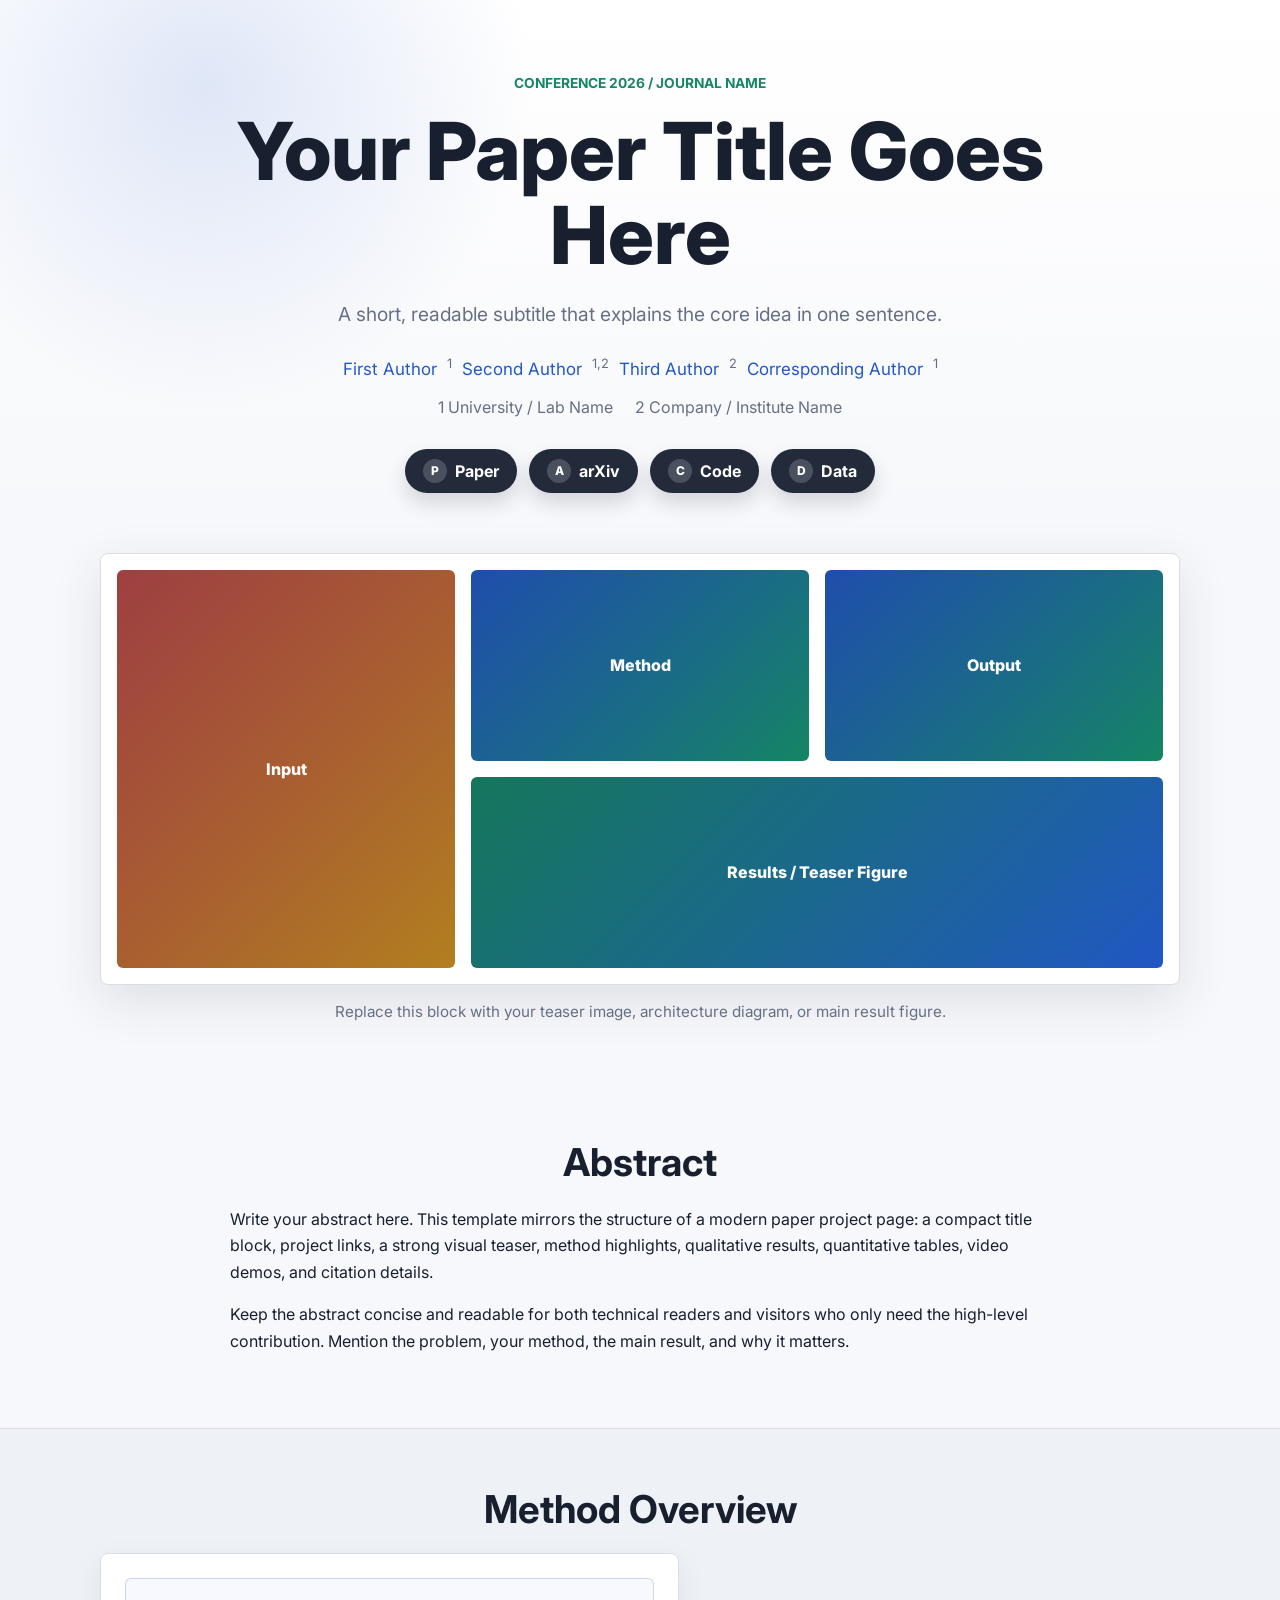
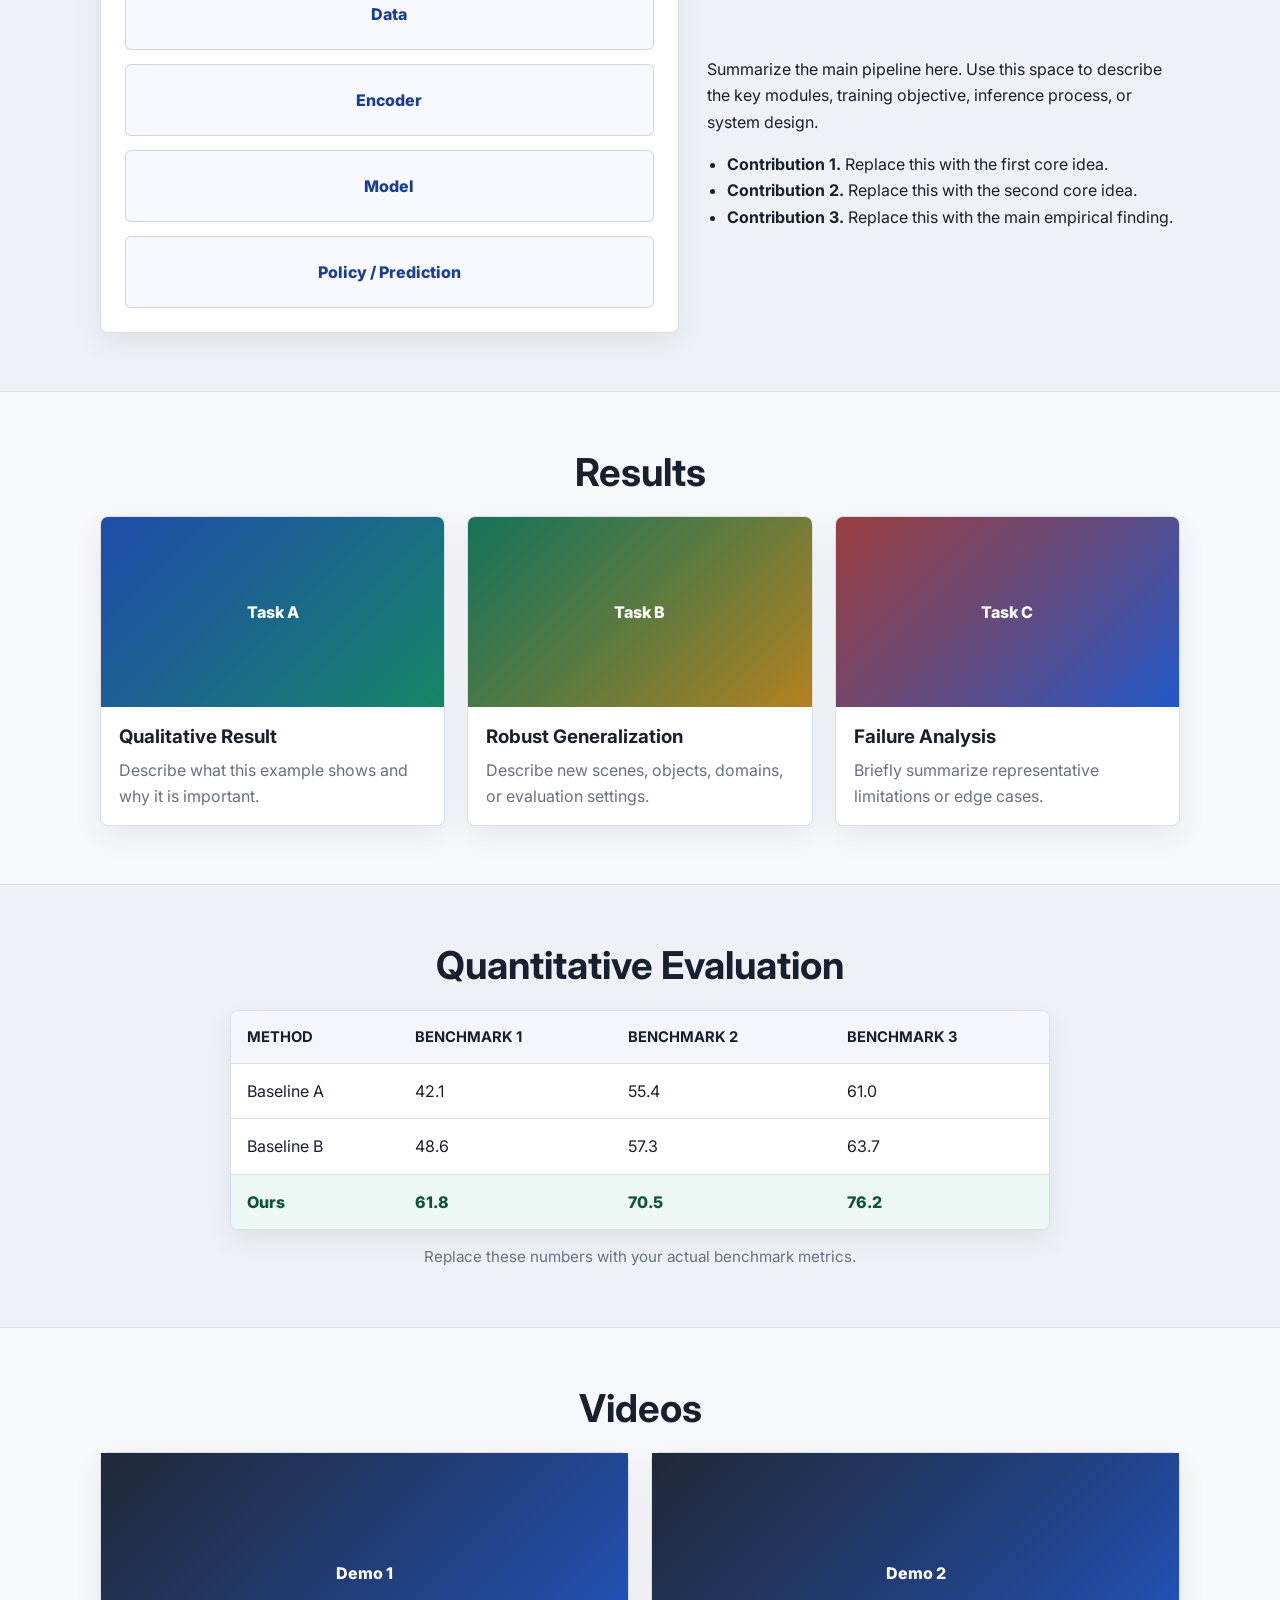
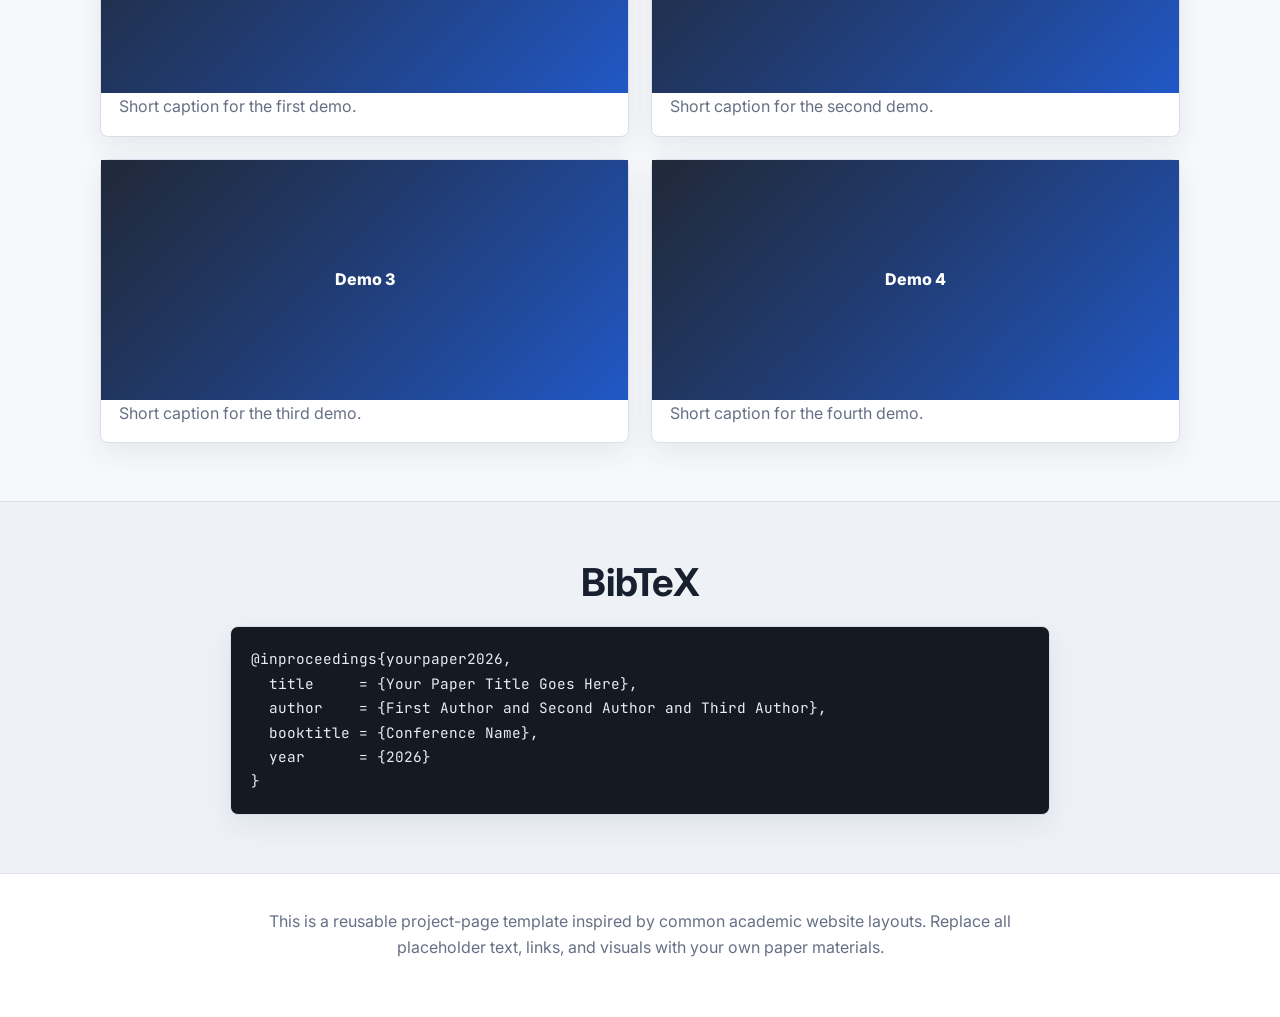
<file: index.html>
<!DOCTYPE html>
<html lang="en">
<head>
  <meta charset="utf-8">
  <meta name="viewport" content="width=device-width, initial-scale=1">
  <title>Your Paper Title | Project Page</title>
  <meta name="description" content="Project page for Your Paper Title.">
  <meta property="og:title" content="Your Paper Title">
  <meta property="og:description" content="A concise one-sentence summary of your paper.">
  <meta property="og:type" content="website">
  <link rel="preconnect" href="https://fonts.googleapis.com">
  <link rel="preconnect" href="https://fonts.gstatic.com" crossorigin>
  <link href="https://fonts.googleapis.com/css2?family=Inter:wght@400;500;600;700;800&family=JetBrains+Mono:wght@400;600&display=swap" rel="stylesheet">
  <link rel="stylesheet" href="style.css">
</head>
<body>
  <main>
    <section class="hero">
      <div class="container">
        <p class="venue">Conference 2026 / Journal Name</p>
        <h1>Your Paper Title Goes Here</h1>
        <p class="subtitle">A short, readable subtitle that explains the core idea in one sentence.</p>

        <div class="authors" aria-label="Authors">
          <a href="#">First Author</a>
          <span>1</span>
          <a href="#">Second Author</a>
          <span>1,2</span>
          <a href="#">Third Author</a>
          <span>2</span>
          <a href="#">Corresponding Author</a>
          <span>1</span>
        </div>

        <div class="affiliations">
          <span>1 University / Lab Name</span>
          <span>2 Company / Institute Name</span>
        </div>

        <div class="actions" aria-label="Project links">
          <a class="button" href="#" aria-label="Paper PDF">
            <span class="icon">P</span>
            Paper
          </a>
          <a class="button" href="#" aria-label="arXiv page">
            <span class="icon">A</span>
            arXiv
          </a>
          <a class="button" href="#" aria-label="Code repository">
            <span class="icon">C</span>
            Code
          </a>
          <a class="button" href="#" aria-label="Dataset">
            <span class="icon">D</span>
            Data
          </a>
        </div>
      </div>
    </section>

    <section class="section media-lead">
      <div class="container">
        <div class="paper-visual" role="img" aria-label="Main paper figure placeholder">
          <div class="visual-grid">
            <div class="visual-panel tall">
              <span>Input</span>
            </div>
            <div class="visual-panel">
              <span>Method</span>
            </div>
            <div class="visual-panel">
              <span>Output</span>
            </div>
            <div class="visual-panel wide">
              <span>Results / Teaser Figure</span>
            </div>
          </div>
        </div>
        <p class="caption">Replace this block with your teaser image, architecture diagram, or main result figure.</p>
      </div>
    </section>

    <section class="section">
      <div class="container narrow">
        <h2>Abstract</h2>
        <p>
          Write your abstract here. This template mirrors the structure of a modern paper project
          page: a compact title block, project links, a strong visual teaser, method highlights,
          qualitative results, quantitative tables, video demos, and citation details.
        </p>
        <p>
          Keep the abstract concise and readable for both technical readers and visitors who only
          need the high-level contribution. Mention the problem, your method, the main result, and
          why it matters.
        </p>
      </div>
    </section>

    <section class="section band">
      <div class="container">
        <h2>Method Overview</h2>
        <div class="method-layout">
          <div class="diagram-card">
            <div class="pipeline">
              <div>Data</div>
              <div>Encoder</div>
              <div>Model</div>
              <div>Policy / Prediction</div>
            </div>
          </div>
          <div class="method-copy">
            <p>
              Summarize the main pipeline here. Use this space to describe the key modules,
              training objective, inference process, or system design.
            </p>
            <ul>
              <li><strong>Contribution 1.</strong> Replace this with the first core idea.</li>
              <li><strong>Contribution 2.</strong> Replace this with the second core idea.</li>
              <li><strong>Contribution 3.</strong> Replace this with the main empirical finding.</li>
            </ul>
          </div>
        </div>
      </div>
    </section>

    <section class="section">
      <div class="container">
        <h2>Results</h2>
        <div class="results-grid">
          <article class="result-card">
            <div class="result-visual">Task A</div>
            <h3>Qualitative Result</h3>
            <p>Describe what this example shows and why it is important.</p>
          </article>
          <article class="result-card">
            <div class="result-visual alt">Task B</div>
            <h3>Robust Generalization</h3>
            <p>Describe new scenes, objects, domains, or evaluation settings.</p>
          </article>
          <article class="result-card">
            <div class="result-visual warm">Task C</div>
            <h3>Failure Analysis</h3>
            <p>Briefly summarize representative limitations or edge cases.</p>
          </article>
        </div>
      </div>
    </section>

    <section class="section band">
      <div class="container narrow">
        <h2>Quantitative Evaluation</h2>
        <div class="table-wrap">
          <table>
            <thead>
              <tr>
                <th>Method</th>
                <th>Benchmark 1</th>
                <th>Benchmark 2</th>
                <th>Benchmark 3</th>
              </tr>
            </thead>
            <tbody>
              <tr>
                <td>Baseline A</td>
                <td>42.1</td>
                <td>55.4</td>
                <td>61.0</td>
              </tr>
              <tr>
                <td>Baseline B</td>
                <td>48.6</td>
                <td>57.3</td>
                <td>63.7</td>
              </tr>
              <tr class="highlight-row">
                <td>Ours</td>
                <td>61.8</td>
                <td>70.5</td>
                <td>76.2</td>
              </tr>
            </tbody>
          </table>
        </div>
        <p class="caption">Replace these numbers with your actual benchmark metrics.</p>
      </div>
    </section>

    <section class="section">
      <div class="container">
        <h2>Videos</h2>
        <div class="video-grid">
          <div class="video-card">
            <div class="video-placeholder">Demo 1</div>
            <p>Short caption for the first demo.</p>
          </div>
          <div class="video-card">
            <div class="video-placeholder">Demo 2</div>
            <p>Short caption for the second demo.</p>
          </div>
          <div class="video-card">
            <div class="video-placeholder">Demo 3</div>
            <p>Short caption for the third demo.</p>
          </div>
          <div class="video-card">
            <div class="video-placeholder">Demo 4</div>
            <p>Short caption for the fourth demo.</p>
          </div>
        </div>
      </div>
    </section>

    <section class="section band">
      <div class="container narrow">
        <h2>BibTeX</h2>
        <pre><code>@inproceedings{yourpaper2026,
  title     = {Your Paper Title Goes Here},
  author    = {First Author and Second Author and Third Author},
  booktitle = {Conference Name},
  year      = {2026}
}</code></pre>
      </div>
    </section>
  </main>

  <footer>
    <div class="container narrow">
      <p>
        This is a reusable project-page template inspired by common academic website layouts.
        Replace all placeholder text, links, and visuals with your own paper materials.
      </p>
    </div>
  </footer>
</body>
</html>
</file>
<file: style.css>
:root {
  --bg: #f7f8fb;
  --paper: #ffffff;
  --ink: #18202f;
  --muted: #667085;
  --line: #d9dee8;
  --blue: #2158c7;
  --green: #158764;
  --red: #b84545;
  --gold: #b5811f;
  --shadow: 0 16px 50px rgba(36, 48, 70, 0.12);
}

* {
  box-sizing: border-box;
}

html {
  scroll-behavior: smooth;
}

body {
  margin: 0;
  color: var(--ink);
  background: var(--bg);
  font-family: Inter, system-ui, -apple-system, BlinkMacSystemFont, "Segoe UI", sans-serif;
  line-height: 1.65;
}

a {
  color: var(--blue);
  text-decoration: none;
}

a:hover {
  text-decoration: underline;
}

.container {
  width: min(1080px, calc(100% - 40px));
  margin: 0 auto;
}

.narrow {
  width: min(820px, calc(100% - 40px));
}

.hero {
  padding: 72px 0 36px;
  background:
    radial-gradient(circle at 16% 16%, rgba(33, 88, 199, 0.14), transparent 28%),
    linear-gradient(180deg, #ffffff 0%, #f7f8fb 100%);
  text-align: center;
}

.venue {
  margin: 0 0 14px;
  color: var(--green);
  font-weight: 700;
  letter-spacing: 0;
  text-transform: uppercase;
  font-size: 0.86rem;
}

h1 {
  max-width: 980px;
  margin: 0 auto;
  font-size: clamp(2.4rem, 7vw, 5rem);
  line-height: 1.05;
  letter-spacing: 0;
  font-weight: 800;
}

.subtitle {
  max-width: 760px;
  margin: 22px auto 0;
  color: var(--muted);
  font-size: 1.2rem;
}

.authors {
  display: flex;
  flex-wrap: wrap;
  justify-content: center;
  gap: 8px 10px;
  margin-top: 26px;
  font-size: 1.06rem;
}

.authors span {
  color: var(--muted);
  font-size: 0.8rem;
  transform: translateY(-0.2rem);
}

.affiliations {
  display: flex;
  flex-wrap: wrap;
  justify-content: center;
  gap: 10px 22px;
  margin-top: 10px;
  color: var(--muted);
}

.actions {
  display: flex;
  flex-wrap: wrap;
  justify-content: center;
  gap: 12px;
  margin-top: 28px;
}

.button {
  display: inline-flex;
  align-items: center;
  justify-content: center;
  min-height: 44px;
  padding: 0 18px;
  border-radius: 999px;
  color: white;
  background: #232b3b;
  font-weight: 700;
  box-shadow: 0 10px 20px rgba(24, 32, 47, 0.16);
}

.button:hover {
  background: #111827;
  text-decoration: none;
}

.icon {
  display: inline-grid;
  place-items: center;
  width: 24px;
  height: 24px;
  margin-right: 8px;
  border-radius: 50%;
  background: rgba(255, 255, 255, 0.18);
  font-size: 0.75rem;
  font-weight: 800;
}

.section {
  padding: 58px 0;
}

.band {
  background: #eef2f7;
  border-top: 1px solid var(--line);
  border-bottom: 1px solid var(--line);
}

h2 {
  margin: 0 0 22px;
  text-align: center;
  font-size: clamp(1.8rem, 3vw, 2.6rem);
  line-height: 1.15;
  letter-spacing: 0;
}

h3 {
  margin: 18px 0 8px;
  line-height: 1.25;
}

p {
  margin: 0 0 16px;
}

.media-lead {
  padding-top: 24px;
}

.paper-visual {
  overflow: hidden;
  border: 1px solid var(--line);
  border-radius: 8px;
  background: var(--paper);
  box-shadow: var(--shadow);
}

.visual-grid {
  display: grid;
  min-height: 430px;
  padding: 16px;
  gap: 16px;
  grid-template-columns: 1fr 1fr 1fr;
  grid-template-rows: 1fr 1fr;
}

.visual-panel {
  display: grid;
  place-items: center;
  min-height: 180px;
  border-radius: 6px;
  color: white;
  background:
    linear-gradient(135deg, rgba(24, 32, 47, 0.18), rgba(24, 32, 47, 0.02)),
    linear-gradient(135deg, #2158c7, #158764);
  font-weight: 800;
}

.visual-panel.tall {
  grid-row: span 2;
  background:
    linear-gradient(135deg, rgba(24, 32, 47, 0.16), rgba(24, 32, 47, 0.02)),
    linear-gradient(135deg, #b84545, #b5811f);
}

.visual-panel.wide {
  grid-column: span 2;
  background:
    linear-gradient(135deg, rgba(24, 32, 47, 0.16), rgba(24, 32, 47, 0.02)),
    linear-gradient(135deg, #158764, #2158c7);
}

.caption {
  max-width: 760px;
  margin: 14px auto 0;
  color: var(--muted);
  text-align: center;
  font-size: 0.95rem;
}

.method-layout {
  display: grid;
  grid-template-columns: minmax(0, 1.1fr) minmax(280px, 0.9fr);
  gap: 28px;
  align-items: center;
}

.diagram-card,
.result-card,
.video-card {
  border: 1px solid var(--line);
  border-radius: 8px;
  background: var(--paper);
  box-shadow: 0 10px 28px rgba(36, 48, 70, 0.08);
}

.diagram-card {
  padding: 24px;
}

.pipeline {
  display: grid;
  gap: 14px;
}

.pipeline div {
  min-height: 72px;
  display: grid;
  place-items: center;
  border: 1px solid rgba(33, 88, 199, 0.22);
  border-radius: 6px;
  background: #f7f9ff;
  color: #1a3f91;
  font-weight: 800;
}

.method-copy ul {
  padding-left: 20px;
  margin: 16px 0 0;
}

.results-grid,
.video-grid {
  display: grid;
  grid-template-columns: repeat(3, minmax(0, 1fr));
  gap: 22px;
}

.result-card {
  overflow: hidden;
}

.result-card h3,
.result-card p,
.video-card p {
  padding: 0 18px;
}

.result-card p,
.video-card p {
  color: var(--muted);
}

.result-visual,
.video-placeholder {
  display: grid;
  place-items: center;
  min-height: 190px;
  color: white;
  background:
    linear-gradient(135deg, rgba(24, 32, 47, 0.2), transparent),
    linear-gradient(135deg, #2158c7, #158764);
  font-weight: 800;
}

.result-visual.alt {
  background:
    linear-gradient(135deg, rgba(24, 32, 47, 0.2), transparent),
    linear-gradient(135deg, #158764, #b5811f);
}

.result-visual.warm {
  background:
    linear-gradient(135deg, rgba(24, 32, 47, 0.2), transparent),
    linear-gradient(135deg, #b84545, #2158c7);
}

.table-wrap {
  overflow-x: auto;
  border: 1px solid var(--line);
  border-radius: 8px;
  background: var(--paper);
  box-shadow: 0 10px 28px rgba(36, 48, 70, 0.08);
}

table {
  width: 100%;
  min-width: 600px;
  border-collapse: collapse;
}

th,
td {
  padding: 14px 16px;
  border-bottom: 1px solid var(--line);
  text-align: left;
}

th {
  background: #f3f6fb;
  font-size: 0.92rem;
  text-transform: uppercase;
}

tr:last-child td {
  border-bottom: 0;
}

.highlight-row td {
  color: #0f513f;
  background: #edf8f4;
  font-weight: 800;
}

.video-grid {
  grid-template-columns: repeat(2, minmax(0, 1fr));
}

.video-placeholder {
  min-height: 240px;
  background:
    linear-gradient(135deg, rgba(24, 32, 47, 0.22), transparent),
    linear-gradient(135deg, #232b3b, #2158c7);
}

pre {
  overflow-x: auto;
  margin: 0;
  padding: 20px;
  border: 1px solid var(--line);
  border-radius: 8px;
  background: #151922;
  color: #e6edf7;
  box-shadow: 0 10px 28px rgba(36, 48, 70, 0.08);
}

code {
  font-family: "JetBrains Mono", Consolas, monospace;
  font-size: 0.9rem;
}

footer {
  padding: 34px 0 44px;
  color: var(--muted);
  text-align: center;
  background: #ffffff;
}

@media (max-width: 780px) {
  .hero {
    padding-top: 46px;
  }

  .container,
  .narrow {
    width: min(100% - 28px, 1080px);
  }

  .actions {
    gap: 10px;
  }

  .button {
    flex: 1 1 140px;
  }

  .visual-grid,
  .method-layout,
  .results-grid,
  .video-grid {
    grid-template-columns: 1fr;
  }

  .visual-panel.tall,
  .visual-panel.wide {
    grid-row: auto;
    grid-column: auto;
  }

  .visual-grid {
    min-height: auto;
  }

  .section {
    padding: 44px 0;
  }
}
</file>
